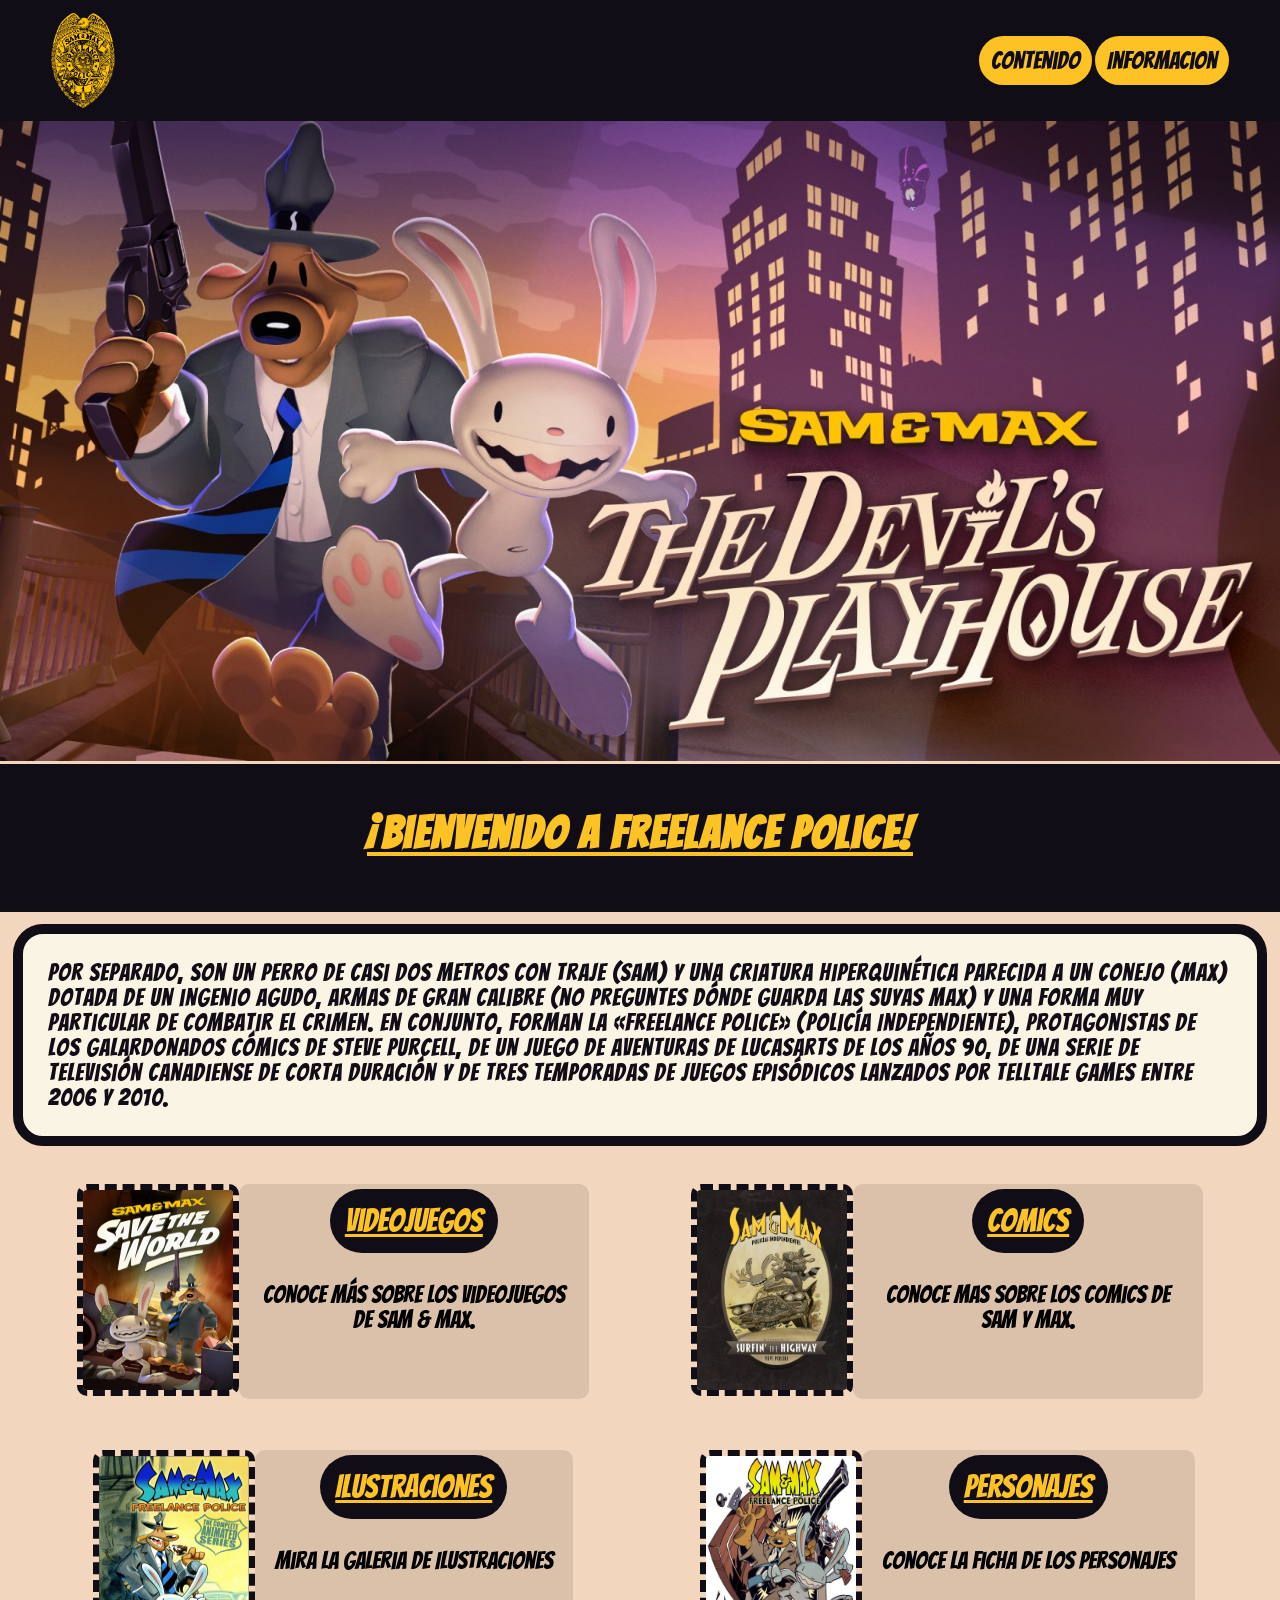
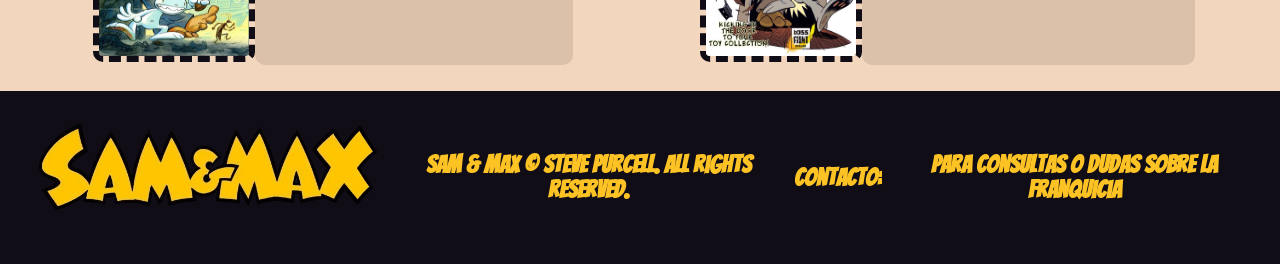
<file: index.html>
<!DOCTYPE html>
<html lang="es">



<head>
    <meta charset="UTF-8">
    <meta name="viewport" content="width=device-width, initial-scale=1.0">
    <title>Sam and Max's Web</title>
    <link rel="stylesheet" href="./style/global.css">

    <link rel="preconnect" href="https://fonts.googleapis.com">
    <link rel="preconnect" href="https://fonts.gstatic.com" crossorigin>
    <link
        href="https://fonts.googleapis.com/css2?family=Bangers&family=Bebas+Neue&family=Cossette+Titre:wght@400;700&display=swap"
        rel="stylesheet">

</head>


<body>

    <header>

        <img class="logo" src="./img/img6.png" alt="logo">

        <section class="linksheader">
            <a href="./paginas/contenido.html">Contenido</a>
            <a href="./paginas/informacion.html">Informacion</a>
        </section>


    </header>

    <main>

        <section>
            <img src="./img/img.jpg" width="100%" alt="principal">
        </section>

        <section class="Inicio">
            <h1>¡Bienvenido a Freelance Police!</h1>
        </section>
        <section>
            <h2 class="texto"> Por separado, son un perro de casi dos metros con traje (Sam) y una criatura
                hiperquinética parecida a
                un conejo (Max) dotada de un ingenio agudo, armas de gran calibre (no preguntes dónde guarda las suyas
                Max) y una forma muy particular de combatir el crimen. En conjunto, forman la «Freelance Police»
                (Policía Independiente), protagonistas de los galardonados cómics de Steve Purcell, de un juego de
                aventuras de LucasArts de los años 90, de una serie de televisión canadiense de corta duración y de tres
                temporadas de juegos episódicos lanzados por Telltale Games entre 2006 y 2010.</h2>
        </section>



        <section class="tabla">


            <article class="secciones">
                <a href="./paginas/videojuegos.html">
                    <img class="imgjuego" src="./img/videojuego.jpg" alt=" videojuegos ">
                </a>
                <section class="subseccion">
                    <a class="titulo" href="./paginas/videojuegos.html"> Videojuegos</a>
                    <p>
                        Conoce más sobre los videojuegos
                        de Sam & Max.
                    </p>
                </section>
            </article>

            <article class="secciones">
                <a href="./paginas/contenido.html">
                    <img class="imgcomics" src="./img/img9.jpg" alt="comics">
                </a>
                <section class="subseccion">
                    <a class="titulo" href="./paginas/contenido.html"> Comics</a>
                    <p>Conoce mas sobre los comics de sam y max.</p>
                </section>

            </article>

            <article class="secciones">
                <a href="./paginas/contenido.html">
                    <img class="imgilustra" src="./img/im10.webp" alt="Ilustracion">
                </a>
                <section class="subseccion">
                    <a class="titulo" href="./paginas/contenido.html">Ilustraciones</a>
                    <p>Mira la galeria de Ilustraciones</p>
                </section>

            </article>

            <article class="secciones">
                <a href="./paginas/contenido.html">
                    <img class="imgilustra" src="./img/img11.webp" alt="Ilustracion">
                </a>
                <section class="subseccion">
                    <a class="titulo" href="./paginas/contenido.html">Personajes</a>
                    <p>Conoce la ficha de los personajes</p>
                </section>

            </article>

        </section>

    </main>


    <footer>
        <section class="contfinal">
            <img src="./img/titulo.png" width="350px" alt="titulofooter">
            <h2>Sam & Max © Steve Purcell. All rights reserved.</h2>
            <h1>Contacto:</h1>
            <h2>Para consultas o dudas sobre la franquicia </h2>
        </section>
    </footer>


</body>

</html>
</file>
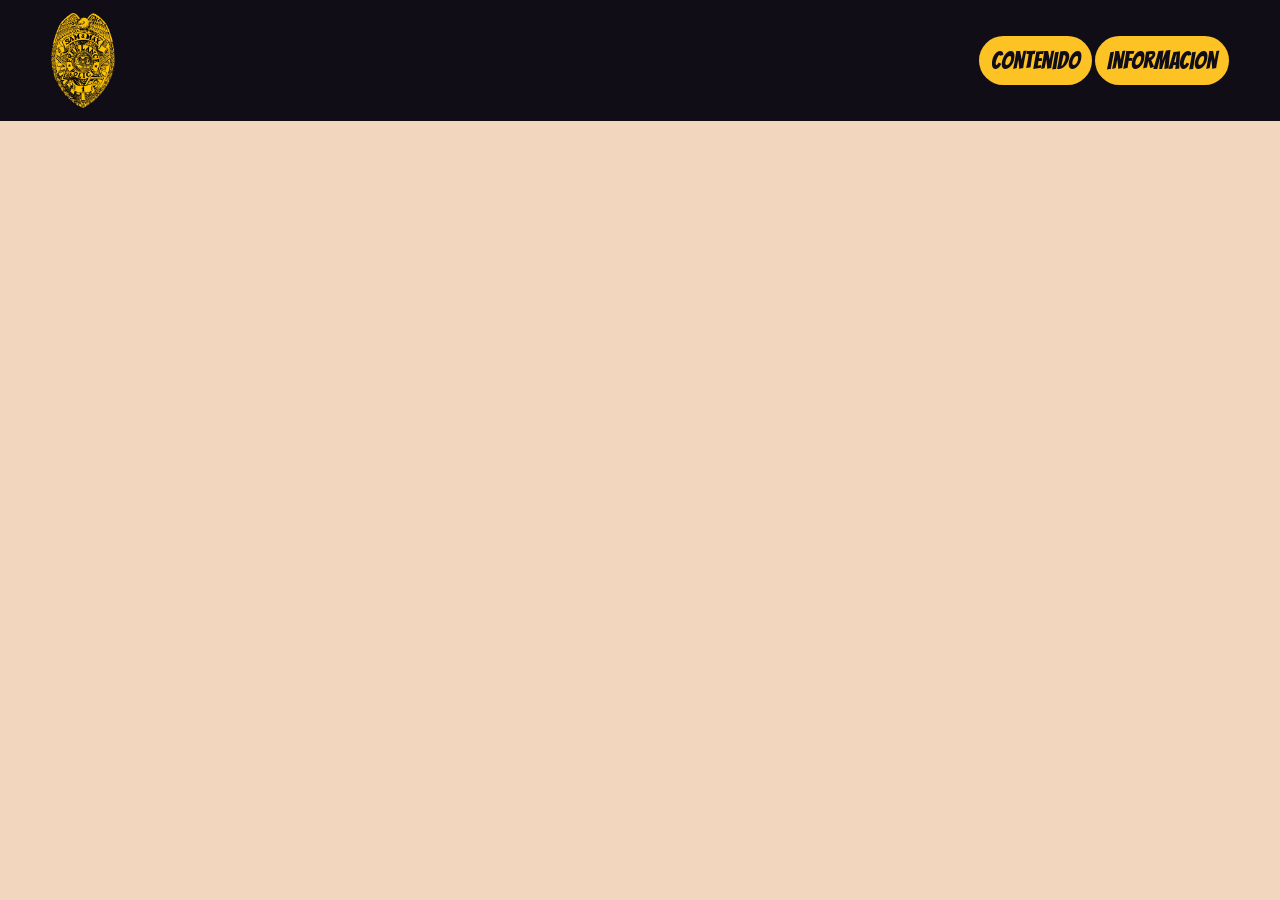
<file: paginas/contenido.html>
<!DOCTYPE html>
<html lang="es">
<head>
    <meta charset="UTF-8">
    <meta name="viewport" content="width=device-width, initial-scale=1.0">
    <title>Contenidos</title>

    <link rel="stylesheet" href="../style/global.css">
    <link rel=info href="../index.html">
    <link rel="stylesheet" href="./informacion.html">
<link
        href="https://fonts.googleapis.com/css2?family=Bangers&family=Bebas+Neue&family=Cossette+Titre:wght@400;700&display=swap"
        rel="stylesheet">

</head>

<body>

    <header>

        <img class="logo" src="../img/img6.png" alt="logo">

        <section class="linksheader">
            <a href="./paginas/contenido.html">Contenido</a>
            <a href="./paginas/informacion.html">Informacion</a>
        </section>

    </header>

</body>
</html>
</file>
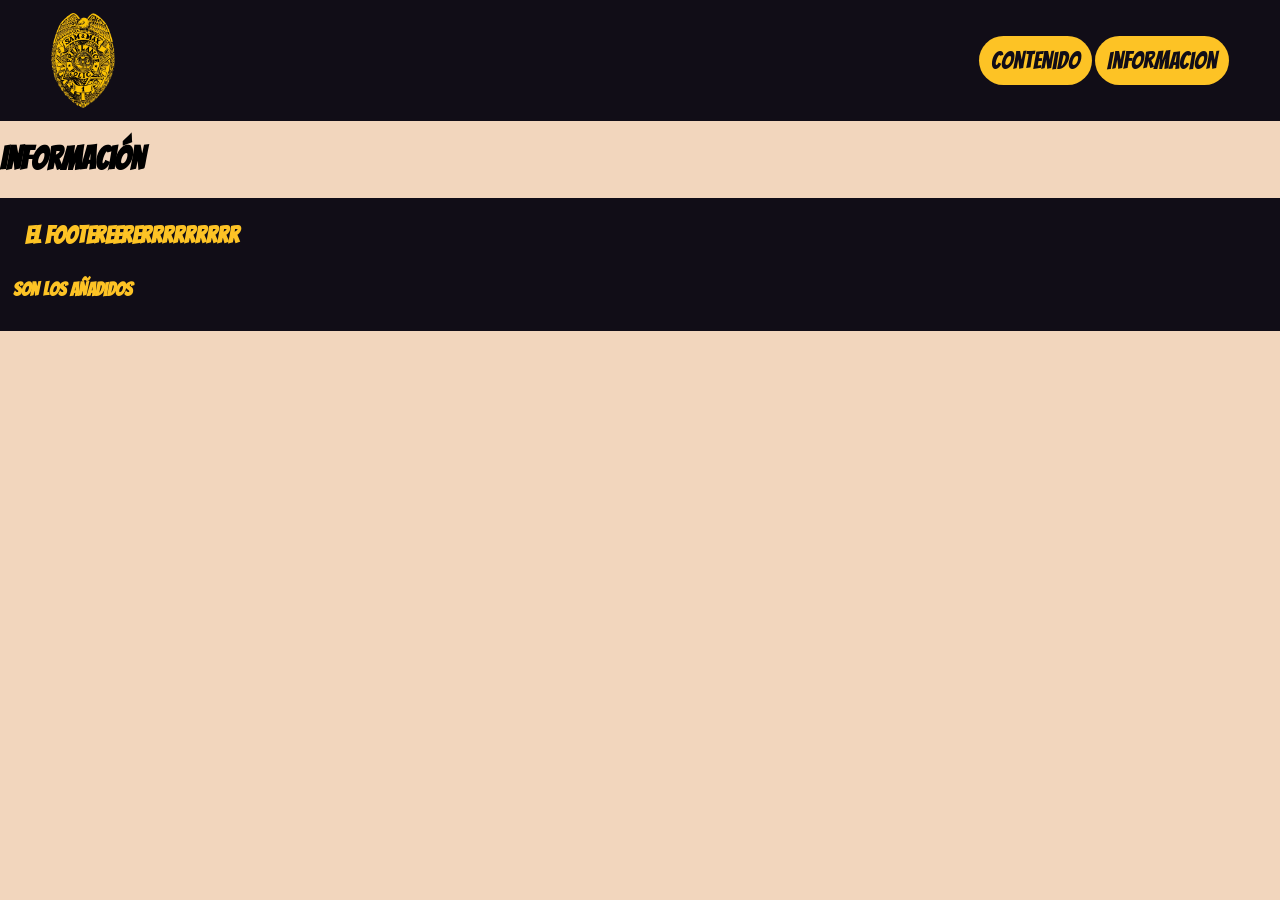
<file: paginas/informacion.html>
<!DOCTYPE html>
<html lang="ea">
<head>
    <meta charset="UTF-8">
    <meta name="viewport" content="width=device-width, initial-scale=1.0">
    <title>Informacion</title>
    <link rel="stylesheet" href="../style/global.css">
    <link rel="stylesheet" href="./contenido.html">
    <link rel="stylesheet" href="../index.html">
    <link
        href="https://fonts.googleapis.com/css2?family=Bangers&family=Bebas+Neue&family=Cossette+Titre:wght@400;700&display=swap"
        rel="stylesheet">

</head>

<body>
    
<header>

        <img class="logo" src="../img/img6.png" alt="logo">

      <section class="linksheader">
            <a href="./paginas/contenido.html">Contenido</a>
            <a href="./paginas/informacion.html">Informacion</a>
        </section>
        
    </header>

  <main>
    <h1> Información </h1>
  </main>

<footer>
 
    <h2>el footereererrrrrrrrr</h2>
    <h3>
      son los añadidos
    </h3>

</footer>

</body>
</html>
</file>
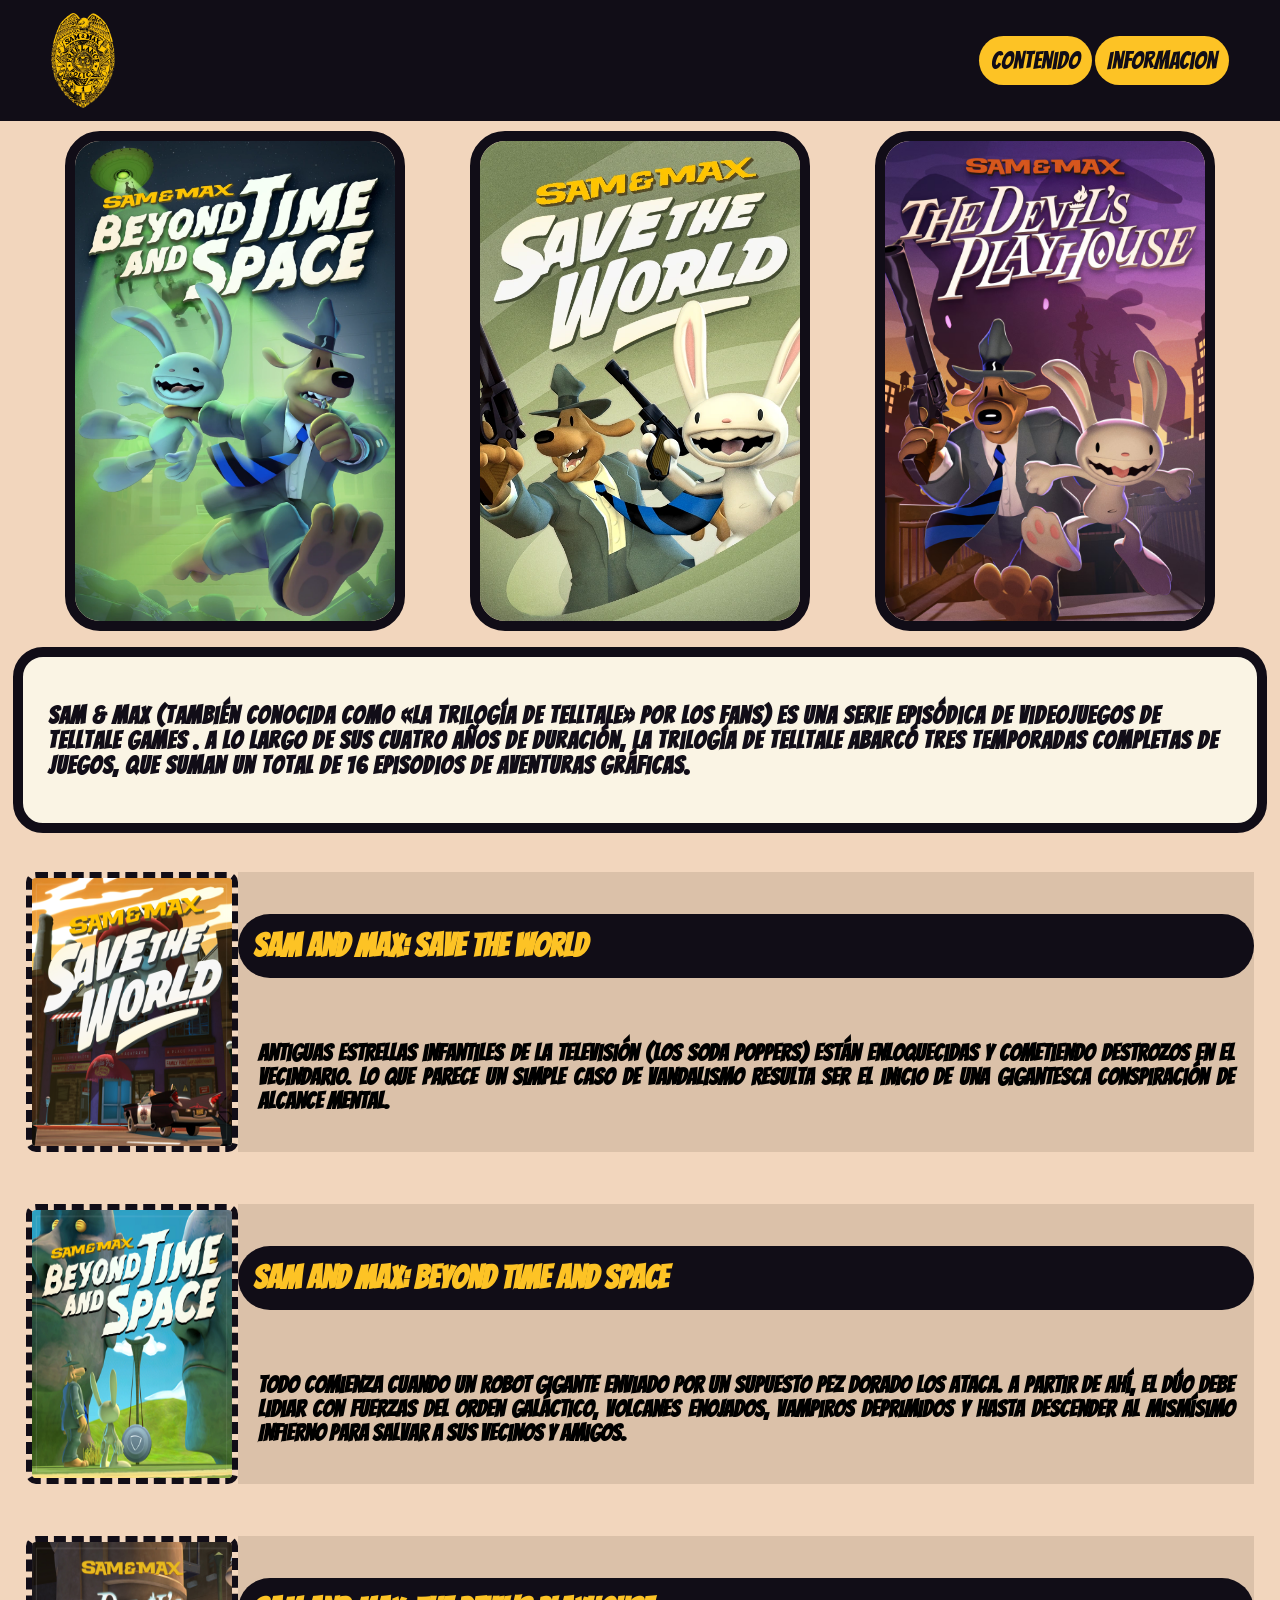
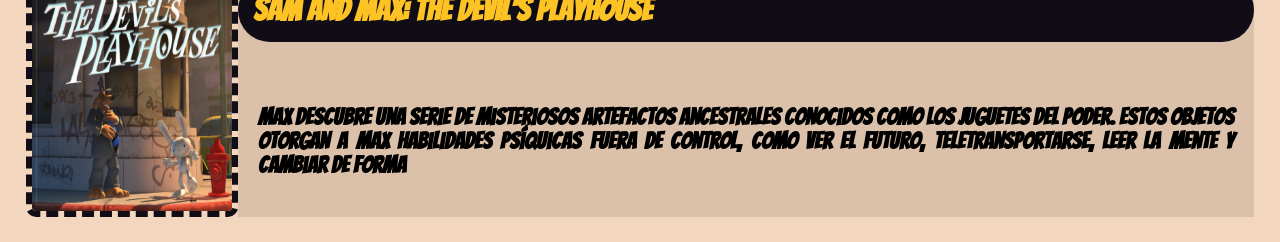
<file: paginas/videojuegos.html>
<!DOCTYPE html>
<html lang="es">

<head>
    <meta charset="UTF-8">
    <meta name="viewport" content="width=device-width, initial-scale=1.0">
    <title>Sam and Max's Web</title>

    <link rel="stylesheet" href="../style/global.css">
    <link rel=info href="../index.html">
    <link rel="stylesheet" href="./informacion.html">
    <link
        href="https://fonts.googleapis.com/css2?family=Bangers&family=Bebas+Neue&family=Cossette+Titre:wght@400;700&display=swap"
        rel="stylesheet">


</head>

<body>

    <header>

        <img class="logo" src="../img/img6.png" alt="logo">

        <section class="linksheader">
            <a href="./contenido.html">Contenido</a>
            <a href="./paginas/informacion.html">Informacion</a>
        </section>

    </header>

    <main>

        <section class="presentacionvid">
            <a href="#vid1">
                <img class="imgsvid" src="../img/portada1.webp" width="320px" alt="primervideojuego">
            </a>
            <a href="#vid2">
                <img class="imgsvid" src="../img/portada2.webp" width="320px" alt="segundovideojuego">
            </a>
            <a href="#vid3">
                <img class="imgsvid" src="../img/portada3.webp" width="320px" alt="tercervideojuego">
            </a>

        </section>

        <section class="vidtexto">
            <h2> Sam & Max (también conocida como «La Trilogía de Telltale» por los fans) es una serie episódica de
                videojuegos de Telltale Games . A lo largo de sus cuatro años de duración, la Trilogía de Telltale
                abarcó tres temporadas completas de juegos, que suman un total de 16 episodios de aventuras gráficas.
            </h2>
        </section>

        <section class="catalogovid">

            <article class="vid" id="vid1">
                <img class="vidimg" src="../img/titulovid1.jpg" width="200px" alt="">
                <article class="subvid">
                    <h1 class="titulovid"> Sam and max: Save the world </h1>
                    <h2> Antiguas estrellas infantiles de la televisión (los Soda Poppers) están enloquecidas y
                        cometiendo destrozos en el vecindario. Lo que parece un simple caso de vandalismo resulta ser el
                        inicio de una gigantesca conspiración de alcance mental.</h2>
                </article>
            </article>

            <article class="vid" id="vid2">
                <img class="vidimg" src="../img/titulovid2.jpg" width="200px" alt="">
                <article class="subvid">
                    <h1 class="titulovid"> Sam and max: Beyond Time and Space </h1>
                    <h2> Todo comienza cuando un robot gigante enviado por un supuesto pez dorado los ataca. A partir de
                        ahí, el dúo debe lidiar con fuerzas del orden galáctico, volcanes enojados, vampiros deprimidos
                        y hasta descender al mismísimo Infierno para salvar a sus vecinos y amigos.</h2>
                </article>
            </article>

            <article class="vid" id="vid3">
                <img class="vidimg" src="../img/titulovid3.jpg" width="200px" alt="">
                <article class="subvid">
                    <h1 class="titulovid"> Sam and max: The Devil's Playhouse </h1>
                    <h2> Max descubre una serie de misteriosos artefactos ancestrales conocidos como los Juguetes del
                        Poder. Estos objetos otorgan a Max habilidades psíquicas fuera de control, como ver el futuro,
                        teletransportarse, leer la mente y cambiar de forma </h2>
                </article>
            </article>

        </section>





    </main>

</body>



</html>
</file>
<file: style/global.css>
body {
    background-color: #f2d6bd;
    font-family: 'Bangers', sans-serif;
    margin: 0%;
}

header {
    background-color: #110D17;
    display: flex;
    align-items: center;
}

.logo {
    margin: 1%;
    margin-left: 4%;
    width: 5%;
}

.linksheader {
    margin-left: auto;
    margin-right: 4%;
}

header a {
    border: 9px #110D17;
    border-radius: 40px;
    background-color:#FDC325;
    padding: 12px;
    text-decoration: none;
    color: #110D17;
    font-size: 24px;

}
.Inicio{
     margin: 0, 20%;
   
    font-size: 30PX;
    padding-top: 10px;
    padding-bottom: 20px;
    background-color: #110D17;
    align-content: center;
}

.Inicio H1 {
     width: fit-content;
    margin: 0 auto;
    padding: 35px 25px;
    color: #FDC325;
    letter-spacing: 2px;
    font-style: bolder;
     text-decoration: underline;
}

.texto, .vidtexto {
    margin: 1%;
    border: 10px, solid, #110D17;
    padding: 2%;
    border-radius: 30px;
    color: #110D17;
    font-weight: 100;
    background-color: #faf4e4;
    letter-spacing: 1px;
    
}

.tabla, .catalogovid{
    display: flex;
    justify-content: space-evenly;
    flex-wrap: wrap;
    text-align: center;
}

.secciones{
    width: 40%;
    padding: 2%;
    display: flex;
    justify-content: center;
    text-align: center;
    
}

.imgjuego, .imgcomics, .imgilustra {
    width: 150px;
    height: 200px;
    border: 10px;
    border: 6px dashed #110D17;
    border-radius: 10px;
}

.titulo, .titulovid{
    color: #FDC325;
 background-color: #110D17;
 padding: 15px;
 font-size: xx-large;
 border-radius: 40px;
}

.subseccion{
    background-color: #dbc1a9;
    border-radius: 10px;
    font-size: x-large;
    align-items: center;
    padding: 20px;  

}

.subseccion p{
  padding-top: 20px;
}

footer, footer h2 {
    color: #FDC325;
    background-color: #110D17;
    margin: 0%;
    padding: 1%;

}

.contfinal{
   display: flex;
   align-items: center;
   text-align: center;
   margin-left: 20px;
}

/* Pagina "Videojuegos" desde acá*/

.presentacionvid{
    margin-top: 10px;
    margin-bottom: 10px;
    display: flex;
    justify-content: space-evenly;

}

.imgsvid {
border: 10px, solid #110D17;
border-radius: 35px;

 }

.catalogovid{
    display: flex;
    justify-content: space-evenly;
}

.vid,.vid h2{
    padding: 2%;
    display: flex;
    justify-content: center;
    text-align: justify;
    font-size: larger;
 
}

.subvid{
    background-color: #dbc1a9;
}

.vidimg{
  border: 6px dashed #110D17;
    border-radius: 10px;
}
</file>
